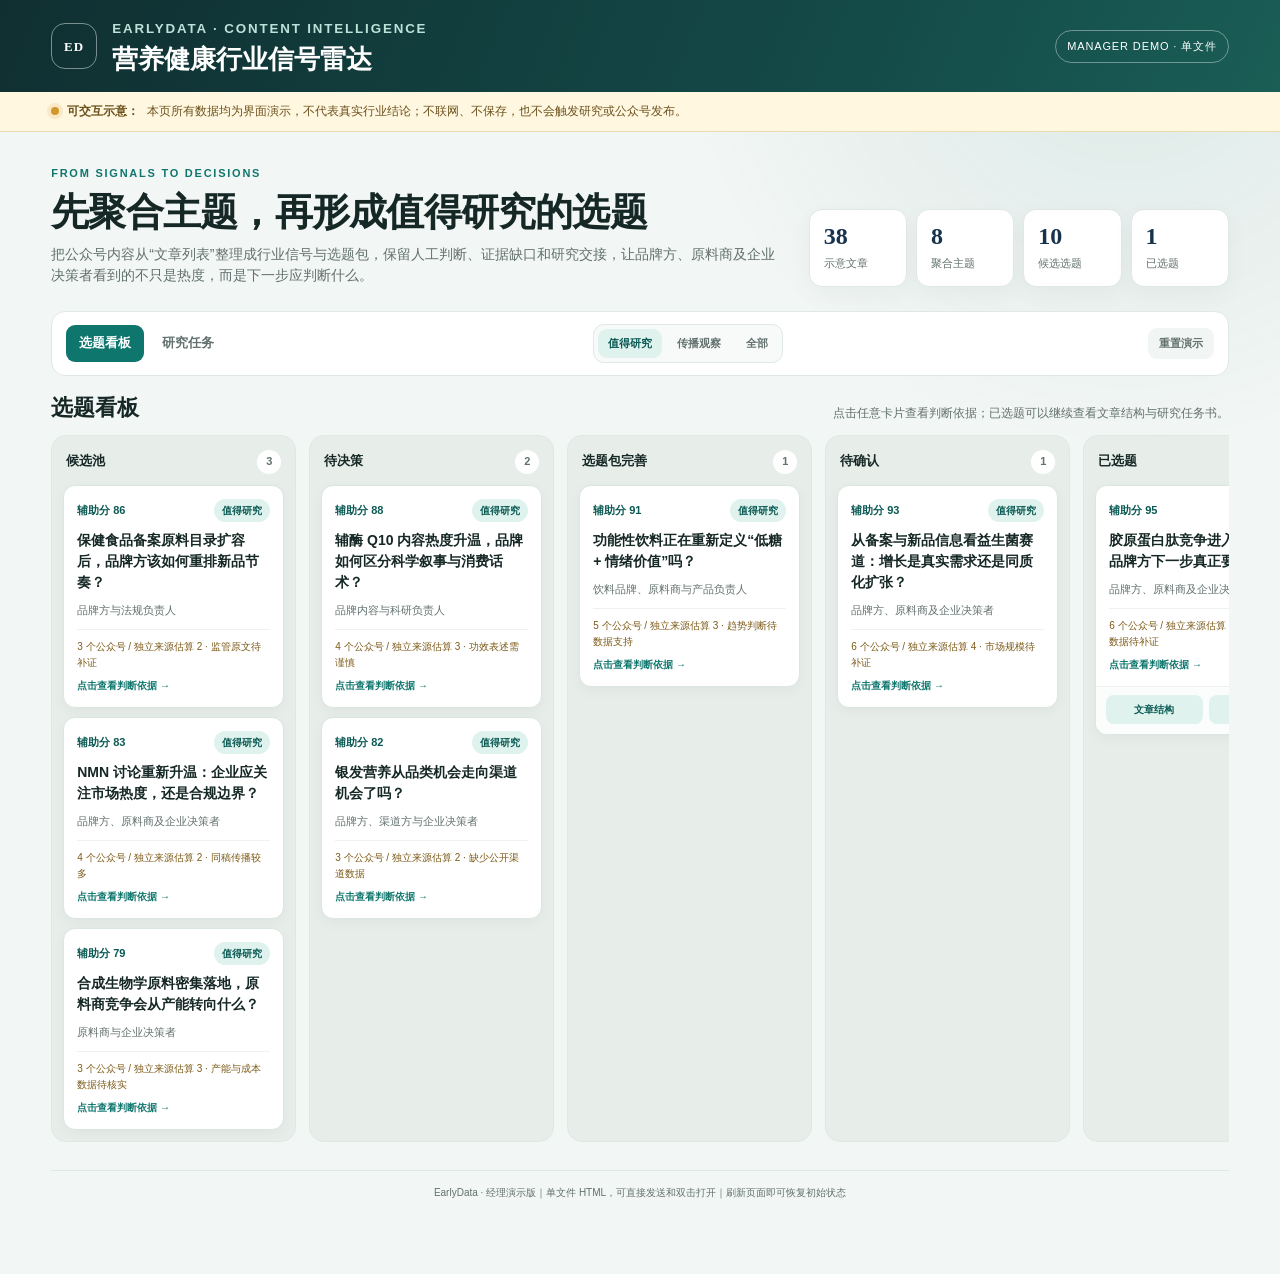
<file: docs/demos/earlydata-topic-board-manager-demo.html>
<!doctype html>
<html lang="zh-CN">
<head>
  <meta charset="utf-8">
  <meta name="viewport" content="width=device-width, initial-scale=1">
  <title>EarlyData 营养健康行业信号雷达 · 经理演示版</title>
  <style>
    :root {
      color-scheme: light;
      --ink: #162826;
      --muted: #62716e;
      --line: #dfe8e5;
      --paper: #ffffff;
      --wash: #f2f6f4;
      --teal: #0f766e;
      --teal-dark: #0a5953;
      --teal-soft: #dff2ed;
      --gold: #936719;
      --gold-soft: #fff3d4;
      --navy: #17324d;
      --rose: #9d4545;
      --rose-soft: #fae9e7;
      --shadow: 0 18px 50px rgba(24, 61, 55, .10);
    }

    * { box-sizing: border-box; }
    html { background: var(--wash); }
    body {
      margin: 0;
      color: var(--ink);
      background:
        radial-gradient(circle at 88% 0, rgba(15, 118, 110, .10), transparent 28rem),
        var(--wash);
      font-family: Inter, -apple-system, BlinkMacSystemFont, "Segoe UI", "PingFang SC", "Microsoft YaHei", sans-serif;
      line-height: 1.55;
    }

    button, input, textarea { font: inherit; }
    button { color: inherit; }
    button:focus-visible, input:focus-visible, textarea:focus-visible {
      outline: 3px solid rgba(15, 118, 110, .22);
      outline-offset: 2px;
    }

    .topbar {
      display: flex;
      align-items: center;
      gap: 15px;
      min-height: 82px;
      padding: 16px clamp(20px, 4vw, 64px);
      color: #fff;
      background: linear-gradient(112deg, #102f31, #144b49 68%, #1a5e56);
    }
    .brand-mark {
      display: grid;
      place-items: center;
      width: 46px;
      height: 46px;
      flex: 0 0 46px;
      border: 1px solid rgba(255,255,255,.45);
      border-radius: 14px;
      font: 700 13px/1 Georgia, serif;
      letter-spacing: .08em;
    }
    .brand-copy { flex: 1; }
    .brand-copy small { color: #bde2d9; font-weight: 800; letter-spacing: .14em; }
    .brand-copy h1 { margin: 2px 0 0; font-size: clamp(20px, 2vw, 27px); line-height: 1.3; }
    .share-pill {
      padding: 7px 11px;
      border: 1px solid rgba(255,255,255,.38);
      border-radius: 999px;
      font-size: 11px;
      letter-spacing: .08em;
    }

    .demo-notice {
      display: flex;
      align-items: center;
      gap: 8px;
      padding: 10px clamp(20px, 4vw, 64px);
      color: #6c511d;
      background: #fff7df;
      border-bottom: 1px solid #eadcaf;
      font-size: 12px;
    }
    .notice-dot { width: 8px; height: 8px; border-radius: 50%; background: #d3982c; box-shadow: 0 0 0 4px rgba(211, 152, 44, .14); }

    main { max-width: 1680px; margin: 0 auto; padding: 28px clamp(18px, 4vw, 56px) 64px; }
    .hero {
      display: grid;
      grid-template-columns: minmax(0, 1.35fr) minmax(420px, .65fr);
      gap: 24px;
      align-items: end;
      margin-bottom: 24px;
    }
    .eyebrow { color: var(--teal); font-size: 11px; font-weight: 800; letter-spacing: .16em; }
    .hero h2 { margin: 5px 0 8px; font: 650 clamp(27px, 3vw, 40px)/1.2 Georgia, "Noto Serif SC", serif; letter-spacing: -.02em; }
    .hero p { max-width: 760px; margin: 0; color: var(--muted); font-size: 14px; }
    .hero-stats { display: grid; grid-template-columns: repeat(4, 1fr); gap: 9px; }
    .stat {
      min-width: 0;
      padding: 14px;
      background: var(--paper);
      border: 1px solid var(--line);
      border-radius: 13px;
      box-shadow: 0 8px 25px rgba(31, 62, 56, .04);
    }
    .stat strong { display: block; color: var(--navy); font: 700 24px/1 Georgia, serif; }
    .stat span { display: block; margin-top: 7px; color: var(--muted); font-size: 11px; }

    .workspace-bar {
      display: flex;
      align-items: center;
      justify-content: space-between;
      gap: 14px;
      margin-bottom: 18px;
      padding: 12px 14px;
      background: var(--paper);
      border: 1px solid var(--line);
      border-radius: 14px;
    }
    .view-tabs, .queue-tabs { display: flex; align-items: center; gap: 5px; flex-wrap: wrap; }
    .view-tab, .queue-tab, .ghost-button, .soft-button, .primary-button, .danger-button {
      border: 0;
      border-radius: 9px;
      cursor: pointer;
      font-weight: 750;
    }
    .view-tab { padding: 8px 13px; color: var(--muted); background: transparent; font-size: 13px; }
    .view-tab.is-active { color: #fff; background: var(--teal); }
    .queue-tabs { padding: 4px; border: 1px solid var(--line); border-radius: 11px; background: #f8faf9; }
    .queue-tab { padding: 6px 10px; color: var(--muted); background: transparent; font-size: 11px; }
    .queue-tab.is-active { color: var(--teal-dark); background: var(--teal-soft); }
    .ghost-button { padding: 7px 11px; color: var(--muted); background: #f1f5f3; font-size: 11px; }

    .view-panel[hidden] { display: none; }
    .panel-heading { display: flex; justify-content: space-between; gap: 20px; align-items: end; margin-bottom: 12px; }
    .panel-heading h3 { margin: 0; font: 650 22px/1.3 Georgia, "Noto Serif SC", serif; }
    .panel-heading p { margin: 0; color: var(--muted); font-size: 12px; text-align: right; }

    .board-wrap { overflow-x: auto; padding-bottom: 8px; }
    .board {
      display: grid;
      grid-template-columns: repeat(5, minmax(245px, 1fr));
      gap: 13px;
      min-width: 1270px;
    }
    .board-column {
      min-height: 390px;
      padding: 11px;
      background: rgba(224, 232, 228, .62);
      border: 1px solid var(--line);
      border-radius: 15px;
    }
    .column-heading { display: flex; align-items: center; justify-content: space-between; padding: 3px 3px 11px; font-size: 13px; font-weight: 800; }
    .column-heading span:last-child { display: grid; place-items: center; min-width: 24px; height: 24px; padding: 0 6px; border-radius: 999px; color: var(--muted); background: #fff; font-size: 11px; }
    .column-cards { display: grid; gap: 9px; }
    .empty-column { padding: 30px 8px; color: #81918d; text-align: center; font-size: 12px; }

    .topic-card { overflow: hidden; background: #fff; border: 1px solid #dbe5e1; border-radius: 12px; box-shadow: 0 4px 13px rgba(30, 61, 55, .04); transition: .18s ease; }
    .topic-card:hover { transform: translateY(-2px); border-color: #91c1b6; box-shadow: 0 10px 24px rgba(30, 61, 55, .09); }
    .topic-card-main { width: 100%; padding: 13px; border: 0; color: inherit; background: transparent; cursor: pointer; text-align: left; }
    .card-topline { display: flex; justify-content: space-between; gap: 8px; align-items: center; }
    .score { color: var(--teal-dark); font-size: 11px; font-weight: 800; }
    .chip { display: inline-flex; align-items: center; padding: 4px 8px; border-radius: 999px; color: var(--teal-dark); background: var(--teal-soft); font-size: 10px; font-weight: 800; }
    .chip.watch { color: #704d15; background: #f8e9c4; }
    .chip.gold { color: #785514; background: var(--gold-soft); }
    .chip.gray { color: #596662; background: #edf1f0; }
    .topic-card h4 { margin: 8px 0 9px; font-size: 14px; line-height: 1.5; }
    .topic-card p { margin: 0 0 10px; color: var(--muted); font-size: 11px; }
    .card-evidence { padding-top: 9px; border-top: 1px solid #edf1ef; color: #7d5a18; font-size: 10px; }
    .card-click-hint { display: block; margin-top: 8px; color: var(--teal); font-size: 10px; font-weight: 800; }
    .card-actions { display: flex; gap: 6px; padding: 8px 10px 10px; border-top: 1px solid #edf1ef; background: #fbfcfc; }
    .card-actions button { flex: 1; padding: 7px 8px; border: 0; border-radius: 8px; color: var(--teal-dark); background: var(--teal-soft); cursor: pointer; font-size: 10px; font-weight: 800; }

    .research-board { grid-template-columns: repeat(5, minmax(220px, 1fr)); min-width: 1140px; }
    .research-card { padding: 14px; background: #fff; border: 1px solid #cfe0dc; border-radius: 12px; box-shadow: 0 5px 16px rgba(30,61,55,.05); }
    .research-card button { width: 100%; padding: 0; border: 0; background: transparent; cursor: pointer; text-align: left; }
    .research-card h4 { margin: 8px 0 8px; font-size: 14px; line-height: 1.5; }
    .research-card p { margin: 0; color: var(--muted); font-size: 11px; }
    .research-card footer { margin-top: 11px; padding-top: 9px; border-top: 1px solid #edf1ef; color: var(--teal); font-size: 10px; font-weight: 800; }

    dialog {
      width: min(920px, calc(100vw - 28px));
      max-height: calc(100vh - 32px);
      padding: 0;
      border: 0;
      border-radius: 19px;
      color: var(--ink);
      background: #fff;
      box-shadow: 0 30px 90px rgba(10, 35, 31, .30);
    }
    dialog::backdrop { background: rgba(12, 34, 31, .62); backdrop-filter: blur(3px); }
    .dialog-shell { position: relative; padding: 30px 38px 36px; }
    .close-button { position: sticky; top: 0; z-index: 2; float: right; width: 36px; height: 36px; border: 0; border-radius: 50%; color: var(--muted); background: #edf3f0; cursor: pointer; font-size: 22px; line-height: 1; }
    .dialog-kicker { color: var(--teal); font-size: 10px; font-weight: 800; letter-spacing: .14em; }
    .dialog-title { max-width: 760px; margin: 7px 42px 10px 0; font: 650 clamp(23px, 3vw, 31px)/1.35 Georgia, "Noto Serif SC", serif; }
    .chip-row { display: flex; gap: 7px; flex-wrap: wrap; }
    .detail-summary { color: var(--muted); font-size: 13px; }
    .detail-section { margin-top: 23px; padding-top: 20px; border-top: 1px solid var(--line); }
    .detail-section h3 { margin: 0 0 11px; font-size: 14px; }
    .detail-grid { display: grid; grid-template-columns: repeat(2, 1fr); gap: 10px; }
    .detail-field { padding: 12px; border-radius: 10px; background: #f5f8f7; }
    .detail-field span { display: block; margin-bottom: 4px; color: var(--muted); font-size: 10px; }
    .detail-field strong { display: block; font-size: 12px; }
    .source-list { display: grid; gap: 8px; }
    .source-item { display: flex; justify-content: space-between; gap: 14px; padding: 11px 12px; border: 1px solid var(--line); border-radius: 9px; font-size: 12px; }
    .source-item small { display: block; margin-top: 3px; color: var(--muted); }
    .source-item b { color: var(--gold); font-size: 10px; white-space: nowrap; }
    .dialog-actions { position: sticky; bottom: -36px; display: flex; flex-wrap: wrap; justify-content: flex-end; gap: 8px; margin: 24px -38px -36px; padding: 13px 38px; border-top: 1px solid var(--line); background: rgba(255,255,255,.96); backdrop-filter: blur(10px); }
    .soft-button, .primary-button, .danger-button { padding: 9px 13px; font-size: 12px; }
    .soft-button { color: var(--teal-dark); background: var(--teal-soft); }
    .primary-button { color: #fff; background: var(--teal); }
    .primary-button:hover { background: var(--teal-dark); }
    .danger-button { color: var(--rose); background: var(--rose-soft); }
    button:disabled { cursor: not-allowed; opacity: .55; }

    .article-dialog { width: min(760px, calc(100vw - 28px)); background: #eef3f1; }
    .article-dialog .dialog-shell { padding: 18px; }
    .article-demo-banner { margin: 0 44px 10px 0; padding: 10px 13px; border-radius: 9px; color: #fff; background: #183f3a; font-size: 11px; letter-spacing: .06em; }
    .wechat-article { overflow: hidden; background: #fff; box-shadow: 0 18px 50px rgba(27, 65, 59, .10); }
    .article-head { padding: 30px 22px 22px; border-top: 5px solid var(--teal); border-bottom: 1px solid #e2ebe8; }
    .article-head small { color: #71817e; letter-spacing: .1em; }
    .article-head h2 { margin: 9px 0 10px; font-size: 25px; line-height: 1.42; }
    .article-head p, .article-body p { margin: 0; color: #53625f; }
    .article-warning { padding: 15px 22px; color: #76541a; background: #fff9eb; border-bottom: 1px solid #f0dfb6; font-size: 12px; }
    .article-body { padding: 24px 22px 8px; }
    .article-body p { margin-bottom: 15px; font-size: 15px; line-height: 1.9; }
    .article-body h3 { margin: 23px 0 10px; font-size: 19px; }
    .key-judgment { margin: 6px 0 20px; padding: 16px; border-left: 4px solid var(--teal); border-radius: 0 8px 8px 0; color: #183f3a; background: #eaf5f2; }
    .key-judgment small, .key-judgment strong { display: block; }
    .key-judgment small { margin-bottom: 6px; color: var(--teal); font-weight: 800; letter-spacing: .08em; }
    .article-actions { margin: 4px 22px 24px; padding: 16px; border: 1px solid var(--line); border-radius: 9px; background: #f4f7f6; }
    .article-actions h4 { margin: 0 0 9px; }
    .article-actions p { margin: 7px 0; color: #455552; font-size: 13px; }
    .evidence-note { padding: 18px 22px 22px; color: #667572; background: #f8faf9; border-top: 1px solid #e2ebe8; font-size: 11px; }
    .evidence-note strong { display: block; margin-bottom: 7px; color: var(--gold); }

    .research-status-box { display: flex; justify-content: space-between; gap: 16px; align-items: center; margin: 14px 0; padding: 13px 14px; border: 1px solid #b9ddd3; border-radius: 10px; color: var(--teal-dark); background: var(--teal-soft); }
    .research-status-box strong, .research-status-box span { display: block; }
    .research-status-box span { margin-top: 3px; font-size: 11px; }
    .research-form { display: grid; gap: 11px; }
    .field { display: grid; gap: 5px; }
    .field span { color: var(--muted); font-size: 10px; }
    .field input, .field textarea { width: 100%; padding: 9px 10px; border: 1px solid #cfddd8; border-radius: 8px; color: var(--ink); background: #fff; }
    .field textarea { min-height: 74px; resize: vertical; line-height: 1.55; }
    .field-grid { display: grid; grid-template-columns: repeat(2, 1fr); gap: 11px; }
    .task-note { margin: 0; padding: 10px 12px; border-left: 3px solid var(--teal); color: var(--muted); background: #f5f8f7; font-size: 11px; }

    .toast { position: fixed; right: 22px; bottom: 22px; z-index: 100; max-width: min(390px, calc(100vw - 44px)); padding: 11px 15px; border-radius: 10px; color: #fff; background: #163d39; box-shadow: var(--shadow); opacity: 0; transform: translateY(10px); pointer-events: none; transition: .2s ease; font-size: 12px; }
    .toast.is-visible { opacity: 1; transform: translateY(0); }

    .manager-footer { margin-top: 20px; padding-top: 14px; border-top: 1px solid var(--line); color: var(--muted); font-size: 10px; text-align: center; }

    @media (max-width: 980px) {
      .hero { grid-template-columns: 1fr; }
      .hero-stats { max-width: 600px; }
      .workspace-bar { align-items: flex-start; flex-direction: column; }
    }
    @media (max-width: 640px) {
      .topbar { padding: 13px 16px; }
      .brand-mark, .share-pill { display: none; }
      .demo-notice { align-items: flex-start; padding: 9px 16px; }
      main { padding: 22px 14px 48px; }
      .hero-stats { grid-template-columns: repeat(2, 1fr); }
      .panel-heading { align-items: flex-start; flex-direction: column; gap: 5px; }
      .panel-heading p { text-align: left; }
      .board, .research-board { grid-template-columns: repeat(5, minmax(82vw, 1fr)); min-width: max-content; }
      .board-column { width: 82vw; }
      .dialog-shell { padding: 25px 18px 28px; }
      .detail-grid, .field-grid { grid-template-columns: 1fr; }
      .dialog-actions { bottom: -28px; margin: 22px -18px -28px; padding: 12px 18px; }
      .article-dialog .dialog-shell { padding: 0; }
      .article-demo-banner { margin: 0; border-radius: 0; }
      .article-dialog .close-button { margin: 10px 10px 0 0; }
    }
  </style>
</head>
<body>
  <header class="topbar">
    <div class="brand-mark" aria-hidden="true">ED</div>
    <div class="brand-copy">
      <small>EARLYDATA · CONTENT INTELLIGENCE</small>
      <h1>营养健康行业信号雷达</h1>
    </div>
    <span class="share-pill">MANAGER DEMO · 单文件</span>
  </header>

  <div class="demo-notice">
    <span class="notice-dot" aria-hidden="true"></span>
    <strong>可交互示意：</strong>
    <span>本页所有数据均为界面演示，不代表真实行业结论；不联网、不保存，也不会触发研究或公众号发布。</span>
  </div>

  <main>
    <section class="hero">
      <div>
        <span class="eyebrow">FROM SIGNALS TO DECISIONS</span>
        <h2>先聚合主题，再形成值得研究的选题</h2>
        <p>把公众号内容从“文章列表”整理成行业信号与选题包，保留人工判断、证据缺口和研究交接，让品牌方、原料商及企业决策者看到的不只是热度，而是下一步应判断什么。</p>
      </div>
      <div class="hero-stats" aria-label="演示期次概览">
        <div class="stat"><strong>38</strong><span>示意文章</span></div>
        <div class="stat"><strong>8</strong><span>聚合主题</span></div>
        <div class="stat"><strong>10</strong><span>候选选题</span></div>
        <div class="stat"><strong>1</strong><span>已选题</span></div>
      </div>
    </section>

    <section class="workspace-bar" aria-label="演示控制">
      <div class="view-tabs" aria-label="视图切换">
        <button class="view-tab is-active" type="button" data-view="topicView">选题看板</button>
        <button class="view-tab" type="button" data-view="researchView">研究任务</button>
      </div>
      <div class="queue-tabs" aria-label="审阅队列">
        <button class="queue-tab is-active" type="button" data-track="research">值得研究</button>
        <button class="queue-tab" type="button" data-track="watch">传播观察</button>
        <button class="queue-tab" type="button" data-track="all">全部</button>
      </div>
      <button class="ghost-button" id="resetDemo" type="button">重置演示</button>
    </section>

    <section class="view-panel" id="topicView">
      <div class="panel-heading">
        <h3>选题看板</h3>
        <p>点击任意卡片查看判断依据；已选题可以继续查看文章结构与研究任务书。</p>
      </div>
      <div class="board-wrap"><div class="board" id="topicBoard"></div></div>
    </section>

    <section class="view-panel" id="researchView" hidden>
      <div class="panel-heading">
        <h3>研究任务</h3>
        <p>任务书必须由人工确认；确认后默认停在“待启动”，不会自动执行研究。</p>
      </div>
      <div class="board-wrap"><div class="board research-board" id="researchBoard"></div></div>
    </section>

    <p class="manager-footer">EarlyData · 经理演示版｜单文件 HTML，可直接发送和双击打开｜刷新页面即可恢复初始状态</p>
  </main>

  <dialog id="detailDialog" aria-labelledby="detailTitle">
    <div class="dialog-shell">
      <button class="close-button" type="button" data-close="detailDialog" aria-label="关闭选题详情">×</button>
      <div id="detailContent"></div>
    </div>
  </dialog>

  <dialog class="article-dialog" id="articleDialog" aria-labelledby="articleTitle">
    <div class="dialog-shell">
      <button class="close-button" type="button" data-close="articleDialog" aria-label="关闭文章预览">×</button>
      <div class="article-demo-banner">微信公众号文章结构 Demo · 一手来源待补证 · 不可直接发布</div>
      <article class="wechat-article">
        <header class="article-head">
          <small>EARLYDATA · 行业判断型内容</small>
          <h2 id="articleTitle">胶原蛋白肽竞争进入下半场：品牌方下一步真正要比什么？</h2>
          <p>当“有这个成分”逐渐变成基础配置，竞争焦点可能转向证据质量、消费场景与产品化效率。</p>
        </header>
        <div class="article-warning"><strong>Demo 提示：</strong>以下为文章结构示意，不是已经完成的深度研究，也不构成市场或功效结论。</div>
        <section class="article-body">
          <p>过去一段时间，胶原蛋白肽频繁出现在新品、原料发布和消费内容中。对企业而言，真正的问题已经不只是“这个成分有没有热度”，而是热度背后是否出现了足以改变竞争方式的新信号。</p>
          <div class="key-judgment">
            <small>核心判断假设</small>
            <strong>当成分供给趋同，品牌竞争会更依赖证据表达、细分人群和稳定的产品体验；原料商的价值也会从供货进一步延伸到数据与应用支持。</strong>
          </div>
          <h3>01 先区分“传播增量”和“事实增量”</h3>
          <p>多个公众号同时讨论同一概念，说明议题正在扩散，但不等于市场规模、功效证据或监管边界已经发生变化。正式研究需要把转载、企业叙事和一手数据分开。</p>
          <h3>02 品牌方需要重新回答三个问题</h3>
          <p>目标人群是否足够具体？产品体验能否稳定感知？现有证据能否支持对外表达？如果这三个问题没有答案，增加一个热门成分未必能形成长期差异。</p>
          <h3>03 原料商的机会不只在“提供原料”</h3>
          <p>原料商可以把应用数据、剂型适配、质量稳定性和合规表达整合成服务能力，帮助品牌降低产品开发与内容沟通的不确定性。</p>
        </section>
        <section class="article-actions">
          <h4>企业下一步可以先做什么</h4>
          <p>1. 核对市场热度是否有公开数据和一手公告支撑。</p>
          <p>2. 对照竞品的人群、剂型、证据和渠道，不只比较成分表。</p>
          <p>3. 把暂时无法确认的功效、监管和规模判断明确标记为“待补证”。</p>
        </section>
        <footer class="evidence-note">
          <strong>证据状态：待补证</strong>
          正式成稿应补充监管文件、开放论文或论文摘要、企业原始公告和可追溯的市场数据。本页仅用于展示最终微信公众号内容会是什么结构。
        </footer>
      </article>
    </div>
  </dialog>

  <dialog id="researchDialog" aria-labelledby="researchTitle">
    <div class="dialog-shell">
      <button class="close-button" type="button" data-close="researchDialog" aria-label="关闭研究任务书">×</button>
      <span class="dialog-kicker">RESEARCH BRIEF · HUMAN GATE</span>
      <h2 class="dialog-title" id="researchTitle">胶原蛋白肽竞争进入下半场：研究任务书</h2>
      <div class="research-status-box">
        <div><strong id="taskStatusLabel">任务书待确认</strong><span id="taskStatusNote">可以编辑；确认后只进入“待启动”。</span></div>
        <span class="chip" id="startModeChip">手动启动</span>
      </div>
      <form class="research-form" id="researchForm">
        <label class="field"><span>核心研究问题</span><textarea name="researchQuestion" required>胶原蛋白肽相关内容的集中增长，反映的是传播扩散、真实需求变化，还是品牌和原料端竞争方式的变化？</textarea></label>
        <div class="field-grid">
          <label class="field"><span>目标读者</span><input name="audience" required value="品牌方、原料商及企业决策者"></label>
          <label class="field"><span>决策用途</span><input name="decisionUse" required value="判断产品立项、证据建设和原料服务重点"></label>
        </div>
        <label class="field"><span>研究范围</span><textarea name="scope" required>区分公众号传播热度与事实增量；比较品牌产品、人群、剂型和证据表达；分析原料商可提供的应用与数据支持。</textarea></label>
        <div class="field-grid">
          <label class="field"><span>地域范围</span><input name="geography" required value="中国市场，必要时参考海外公开资料"></label>
          <label class="field"><span>时间范围</span><input name="timeRange" required value="近 12 个月，必要时回溯关键背景"></label>
        </div>
        <label class="field"><span>判断维度（每行一项）</span><textarea name="dimensions" required>竞争动作与趋势
产品与人群
科研证据与科学叙事
业务含义</textarea></label>
        <label class="field"><span>待补证主张</span><textarea name="evidenceGaps" required>市场规模和增速；相关功效表达的证据强度；具体监管边界；主要企业新品与原料公告的真实性。</textarea></label>
        <label class="field"><span>稿件要求</span><textarea name="outputRequirements" required>形成适合微信公众号阅读的文章型深度研究稿，聚焦一个核心判断，正文约 1800—2500 字；重要事实关联公开来源，无法补足的一手证据标记“待补证”。</textarea></label>
        <p class="task-note">本单文件只演示交互。点击确认不会联网、不会运行 Agent，也不会保存到任何数据库。</p>
        <div class="dialog-actions">
          <button class="soft-button" type="button" data-close="researchDialog">暂不确认</button>
          <button class="soft-button" id="saveTask" type="button">保存演示修改</button>
          <button class="primary-button" id="confirmTask" type="submit">人工确认并进入待启动</button>
        </div>
      </form>
    </div>
  </dialog>

  <div class="toast" id="toast" role="status" aria-live="polite"></div>

  <script>
    const STATUS = {
      candidate_pool: "候选池",
      pending_decision: "待决策",
      package_drafting: "选题包完善",
      pending_confirmation: "待确认",
      selected: "已选题",
    };
    const STATUS_ORDER = ["candidate_pool", "pending_decision", "package_drafting", "pending_confirmation", "selected"];
    const NEXT_STATUS = {
      candidate_pool: "pending_decision",
      pending_decision: "package_drafting",
      package_drafting: "pending_confirmation",
      pending_confirmation: "selected",
    };
    const RESEARCH_STATUS = ["task_drafting", "pending_start", "researching", "draft_review", "completed"];
    const RESEARCH_LABEL = {
      task_drafting: "任务书待确认",
      pending_start: "待启动",
      researching: "研究中",
      draft_review: "稿件待审",
      completed: "已完成",
    };

    const initialCandidates = [
      { id: 1, status: "candidate_pool", track: "research", score: 86, title: "保健食品备案原料目录扩容后，品牌方该如何重排新品节奏？", audience: "品牌方与法规负责人", sources: 3, independent: 2, risk: "监管原文待补证", whyNow: "多个行业账号开始集中讨论备案原料与新品机会。", question: "哪些变化是真实监管增量，哪些只是市场解读？", angle: "从立项节奏、产品组合和合规成本判断业务影响。", gap: "需要补充监管文件、适用范围和正式执行时间。" },
      { id: 2, status: "candidate_pool", track: "research", score: 83, title: "NMN 讨论重新升温：企业应关注市场热度，还是合规边界？", audience: "品牌方、原料商及企业决策者", sources: 4, independent: 2, risk: "同稿传播较多", whyNow: "近期内容量上升，但独立信息增量尚不清晰。", question: "热度背后是否出现监管、科研或商业层面的新事实？", angle: "把传播热度、事实变化和企业行动分开。", gap: "需要核对监管口径、企业公告和公开科研证据。" },
      { id: 3, status: "candidate_pool", track: "watch", score: 61, title: "GLP-1 热度外溢到营养品：新需求还是概念借势？", audience: "品牌与产品负责人", sources: 5, independent: 2, risk: "跨品类概念借势", whyNow: "多个渠道出现与体重管理相关的产品内容。", question: "是否形成可持续的营养需求和产品机会？", angle: "观察需求场景，不把话题热度直接当市场结论。", gap: "缺少公开销售数据、消费者研究和产品公告。" },
      { id: 4, status: "candidate_pool", track: "research", score: 79, title: "合成生物学原料密集落地，原料商竞争会从产能转向什么？", audience: "原料商与企业决策者", sources: 3, independent: 3, risk: "产能与成本数据待核实", whyNow: "企业动作与行业内容同时增加。", question: "供给变化会怎样影响成本、质量和品牌合作方式？", angle: "从供给效率、质量稳定性和应用服务判断。", gap: "需要企业公告、产能信息与具体产品资料。" },
      { id: 5, status: "candidate_pool", track: "watch", score: 58, title: "植物提取物新品集中发布：品类创新还是常规上新？", audience: "原料商与产品经理", sources: 4, independent: 1, risk: "企业稿源集中", whyNow: "展会前后新品信息密集出现。", question: "这些发布是否包含可验证的技术或应用增量？", angle: "把展会传播与真正的产品创新分开。", gap: "需要具体规格、应用数据和差异化证据。" },
      { id: 6, status: "pending_decision", track: "research", score: 88, title: "辅酶 Q10 内容热度升温，品牌如何区分科学叙事与消费话术？", audience: "品牌内容与科研负责人", sources: 4, independent: 3, risk: "功效表述需谨慎", whyNow: "科研解读与产品传播同步增加。", question: "哪些说法有公开证据，哪些属于传播延伸？", angle: "把证据等级转化为内容与产品决策边界。", gap: "需要开放论文、监管要求和产品原始公告。" },
      { id: 7, status: "pending_decision", track: "research", score: 82, title: "银发营养从品类机会走向渠道机会了吗？", audience: "品牌方、渠道方与企业决策者", sources: 3, independent: 2, risk: "缺少公开渠道数据", whyNow: "行业内容从产品需求转向渠道与服务模式。", question: "增长瓶颈究竟在产品、触达还是信任？", angle: "从人群、渠道和服务结构分析机会。", gap: "需要公开人群数据、渠道案例和企业公告。" },
      { id: 8, status: "package_drafting", track: "research", score: 91, title: "功能性饮料正在重新定义“低糖 + 情绪价值”吗？", audience: "饮料品牌、原料商与产品负责人", sources: 5, independent: 3, risk: "趋势判断待数据支持", whyNow: "新品内容同时强调控糖、情绪和日常场景。", question: "产品创新是否形成稳定需求，而不只是营销叙事？", angle: "比较人群、场景、配方和渠道的共同变化。", gap: "需要新品原始资料、渠道数据和成分证据。" },
      { id: 9, status: "pending_confirmation", track: "research", score: 93, title: "从备案与新品信息看益生菌赛道：增长是真实需求还是同质化扩张？", audience: "品牌方、原料商及企业决策者", sources: 6, independent: 4, risk: "市场规模待补证", whyNow: "备案、新品和菌株叙事持续增加。", question: "供给增加是否带来可持续的需求和差异化？", angle: "把备案、新品、菌株证据和渠道反馈放到同一框架。", gap: "需要备案原文、公开销售数据和菌株研究证据。" },
      { id: 10, status: "selected", track: "research", score: 95, title: "胶原蛋白肽竞争进入下半场：品牌方下一步真正要比什么？", audience: "品牌方、原料商及企业决策者", sources: 6, independent: 4, risk: "功效与市场数据待补证", whyNow: "多个行业账号同时讨论新品、原料和消费趋势，但传播信息与一手事实仍需拆分。", question: "当成分供给趋同，竞争焦点是否转向证据、人群和产品化效率？", angle: "从品牌差异化与原料服务升级形成行业判断。", gap: "需要补充监管文件、公开论文、企业原始公告和市场数据。" },
    ];

    let candidates = initialCandidates.map(item => ({ ...item }));
    let activeTrack = "research";
    let taskStatus = "task_drafting";
    let activeCandidateId = null;

    const topicBoard = document.getElementById("topicBoard");
    const researchBoard = document.getElementById("researchBoard");
    const detailDialog = document.getElementById("detailDialog");
    const detailContent = document.getElementById("detailContent");
    const articleDialog = document.getElementById("articleDialog");
    const researchDialog = document.getElementById("researchDialog");
    const researchForm = document.getElementById("researchForm");

    function escapeHtml(value) {
      return String(value ?? "").replace(/[&<>'"]/g, character => ({
        "&": "&amp;", "<": "&lt;", ">": "&gt;", "'": "&#39;", '"': "&quot;",
      })[character]);
    }

    function renderTopicBoard() {
      const visible = candidates.filter(candidate => activeTrack === "all" || candidate.track === activeTrack);
      topicBoard.innerHTML = STATUS_ORDER.map(status => {
        const cards = visible.filter(candidate => candidate.status === status);
        return `
          <section class="board-column">
            <header class="column-heading"><span>${STATUS[status]}</span><span>${cards.length}</span></header>
            <div class="column-cards">
              ${cards.length ? cards.map(topicCardHtml).join("") : '<div class="empty-column">暂无卡片</div>'}
            </div>
          </section>
        `;
      }).join("");

      topicBoard.querySelectorAll("[data-open-candidate]").forEach(button => {
        button.addEventListener("click", () => openCandidate(Number(button.dataset.openCandidate)));
      });
      topicBoard.querySelectorAll("[data-open-article]").forEach(button => {
        button.addEventListener("click", () => articleDialog.showModal());
      });
      topicBoard.querySelectorAll("[data-open-research]").forEach(button => {
        button.addEventListener("click", openResearchTask);
      });
    }

    function topicCardHtml(candidate) {
      const extraActions = candidate.id === 10 && candidate.status === "selected" ? `
        <div class="card-actions">
          <button type="button" data-open-article="${candidate.id}">文章结构</button>
          <button type="button" data-open-research="${candidate.id}">研究任务书</button>
        </div>
      ` : "";
      return `
        <article class="topic-card">
          <button class="topic-card-main" type="button" data-open-candidate="${candidate.id}">
            <span class="card-topline"><span class="score">辅助分 ${candidate.score}</span><span class="chip ${candidate.track === "watch" ? "watch" : ""}">${candidate.track === "research" ? "值得研究" : "传播观察"}</span></span>
            <h4>${escapeHtml(candidate.title)}</h4>
            <p>${escapeHtml(candidate.audience)}</p>
            <div class="card-evidence">${candidate.sources} 个公众号 / 独立来源估算 ${candidate.independent} · ${escapeHtml(candidate.risk)}</div>
            <span class="card-click-hint">点击查看判断依据 →</span>
          </button>
          ${extraActions}
        </article>
      `;
    }

    function openCandidate(candidateId) {
      const candidate = candidates.find(item => item.id === candidateId);
      if (!candidate) return;
      activeCandidateId = candidateId;
      const next = NEXT_STATUS[candidate.status];
      const isSelected = candidate.id === 10 && candidate.status === "selected";
      detailContent.innerHTML = `
        <span class="dialog-kicker">TOPIC CANDIDATE · DEMO #${candidate.id}</span>
        <h2 class="dialog-title" id="detailTitle">${escapeHtml(candidate.title)}</h2>
        <div class="chip-row">
          <span class="chip">${STATUS[candidate.status]}</span>
          <span class="chip ${candidate.track === "watch" ? "watch" : ""}">${candidate.track === "research" ? "值得研究" : "传播观察"}</span>
          <span class="chip gold">${escapeHtml(candidate.risk)}</span>
        </div>
        <p class="detail-summary">${escapeHtml(candidate.whyNow)}</p>
        <section class="detail-section">
          <h3>为什么值得判断</h3>
          <div class="detail-grid">
            ${detailField("目标读者", candidate.audience)}
            ${detailField("样本情况", `${candidate.sources} 个公众号 / 独立来源估算 ${candidate.independent}`)}
            ${detailField("核心问题", candidate.question)}
            ${detailField("行业判断角度", candidate.angle)}
          </div>
        </section>
        <section class="detail-section">
          <h3>证据状态</h3>
          <div class="source-list">
            <div class="source-item"><span>公众号主题聚合<small>仅作为发现线索，不等于独立事实证据</small></span><b>发现源</b></div>
            <div class="source-item"><span>${escapeHtml(candidate.gap)}<small>监管、功效、科研与市场数据需补充一手来源</small></span><b>待补证</b></div>
          </div>
        </section>
        <section class="detail-section">
          <h3>本页演示说明</h3>
          <p class="task-note">“辅助分”只用于排序。任何候选都需要人工推进；本页操作只改变当前 HTML 的显示，刷新后恢复。</p>
        </section>
        <div class="dialog-actions">
          <button class="soft-button" type="button" data-close="detailDialog">关闭</button>
          ${isSelected ? '<button class="soft-button" type="button" id="detailArticleButton">查看文章结构</button><button class="primary-button" type="button" id="detailResearchButton">查看研究任务书</button>' : ""}
          ${next ? `<button class="primary-button" type="button" id="advanceCandidate">演示推进到：${STATUS[next]}</button>` : ""}
        </div>
      `;
      bindDynamicCloseButtons(detailContent);
      const articleButton = document.getElementById("detailArticleButton");
      if (articleButton) articleButton.addEventListener("click", () => { detailDialog.close(); articleDialog.showModal(); });
      const researchButton = document.getElementById("detailResearchButton");
      if (researchButton) researchButton.addEventListener("click", () => { detailDialog.close(); openResearchTask(); });
      const advanceButton = document.getElementById("advanceCandidate");
      if (advanceButton) advanceButton.addEventListener("click", advanceCandidate);
      detailDialog.showModal();
    }

    function detailField(label, value) {
      return `<div class="detail-field"><span>${escapeHtml(label)}</span><strong>${escapeHtml(value)}</strong></div>`;
    }

    function advanceCandidate() {
      const candidate = candidates.find(item => item.id === activeCandidateId);
      if (!candidate || !NEXT_STATUS[candidate.status]) return;
      const from = STATUS[candidate.status];
      candidate.status = NEXT_STATUS[candidate.status];
      const to = STATUS[candidate.status];
      detailDialog.close();
      renderTopicBoard();
      showToast(`演示推进：${from} → ${to}。刷新页面即可恢复。`);
    }

    function renderResearchBoard() {
      researchBoard.innerHTML = RESEARCH_STATUS.map(status => {
        const hasTask = status === taskStatus;
        return `
          <section class="board-column">
            <header class="column-heading"><span>${RESEARCH_LABEL[status]}</span><span>${hasTask ? 1 : 0}</span></header>
            <div class="column-cards">
              ${hasTask ? `
                <article class="research-card">
                  <button type="button" id="openTaskFromBoard">
                    <span class="chip ${status === "pending_start" ? "gold" : ""}">${RESEARCH_LABEL[status]}</span>
                    <h4>胶原蛋白肽竞争进入下半场：研究任务书</h4>
                    <p>品牌方、原料商及企业决策者</p>
                    <footer>点击查看任务范围 →</footer>
                  </button>
                </article>
              ` : '<div class="empty-column">暂无任务</div>'}
            </div>
          </section>
        `;
      }).join("");
      const taskButton = document.getElementById("openTaskFromBoard");
      if (taskButton) taskButton.addEventListener("click", openResearchTask);
    }

    function openResearchTask() {
      const isDraft = taskStatus === "task_drafting";
      document.getElementById("taskStatusLabel").textContent = RESEARCH_LABEL[taskStatus];
      document.getElementById("taskStatusNote").textContent = isDraft
        ? "可以编辑；确认后只进入“待启动”。"
        : "任务范围已人工确认；本 Demo 不会执行研究。";
      document.getElementById("startModeChip").textContent = "手动启动";
      Array.from(researchForm.elements).forEach(element => {
        if (["BUTTON", "FIELDSET"].includes(element.tagName)) return;
        element.disabled = !isDraft;
      });
      document.getElementById("saveTask").disabled = !isDraft;
      document.getElementById("confirmTask").disabled = !isDraft;
      document.getElementById("confirmTask").textContent = isDraft ? "人工确认并进入待启动" : "已人工确认";
      researchDialog.showModal();
    }

    function setView(viewId) {
      document.querySelectorAll(".view-panel").forEach(panel => { panel.hidden = panel.id !== viewId; });
      document.querySelectorAll("[data-view]").forEach(button => button.classList.toggle("is-active", button.dataset.view === viewId));
      document.querySelector(".queue-tabs").style.visibility = viewId === "topicView" ? "visible" : "hidden";
      if (viewId === "researchView") renderResearchBoard();
    }

    function bindDynamicCloseButtons(root) {
      root.querySelectorAll("[data-close]").forEach(button => button.addEventListener("click", () => document.getElementById(button.dataset.close).close()));
    }

    document.querySelectorAll("[data-close]").forEach(button => {
      button.addEventListener("click", () => document.getElementById(button.dataset.close).close());
    });
    document.querySelectorAll("dialog").forEach(dialog => {
      dialog.addEventListener("click", event => {
        if (event.target === dialog) dialog.close();
      });
    });
    document.querySelectorAll("[data-view]").forEach(button => button.addEventListener("click", () => setView(button.dataset.view)));
    document.querySelectorAll("[data-track]").forEach(button => {
      button.addEventListener("click", () => {
        activeTrack = button.dataset.track;
        document.querySelectorAll("[data-track]").forEach(item => item.classList.toggle("is-active", item === button));
        renderTopicBoard();
      });
    });
    document.getElementById("saveTask").addEventListener("click", () => {
      if (!researchForm.reportValidity()) return;
      showToast("演示修改已保存到当前页面；关闭或刷新后不会保留。");
    });
    researchForm.addEventListener("submit", event => {
      event.preventDefault();
      if (!researchForm.reportValidity()) return;
      taskStatus = "pending_start";
      renderResearchBoard();
      researchDialog.close();
      setView("researchView");
      showToast("任务书已人工确认，当前停在“待启动”；没有执行联网研究。");
    });
    document.getElementById("resetDemo").addEventListener("click", () => {
      candidates = initialCandidates.map(item => ({ ...item }));
      activeTrack = "research";
      taskStatus = "task_drafting";
      researchForm.reset();
      document.querySelectorAll("[data-track]").forEach(button => button.classList.toggle("is-active", button.dataset.track === "research"));
      setView("topicView");
      renderTopicBoard();
      renderResearchBoard();
      showToast("演示已重置。所有状态都只存在于当前页面。" );
    });

    let toastTimer;
    function showToast(message) {
      const toast = document.getElementById("toast");
      toast.textContent = message;
      toast.classList.add("is-visible");
      clearTimeout(toastTimer);
      toastTimer = setTimeout(() => toast.classList.remove("is-visible"), 3200);
    }

    renderTopicBoard();
    renderResearchBoard();
  </script>
</body>
</html>
</file>
